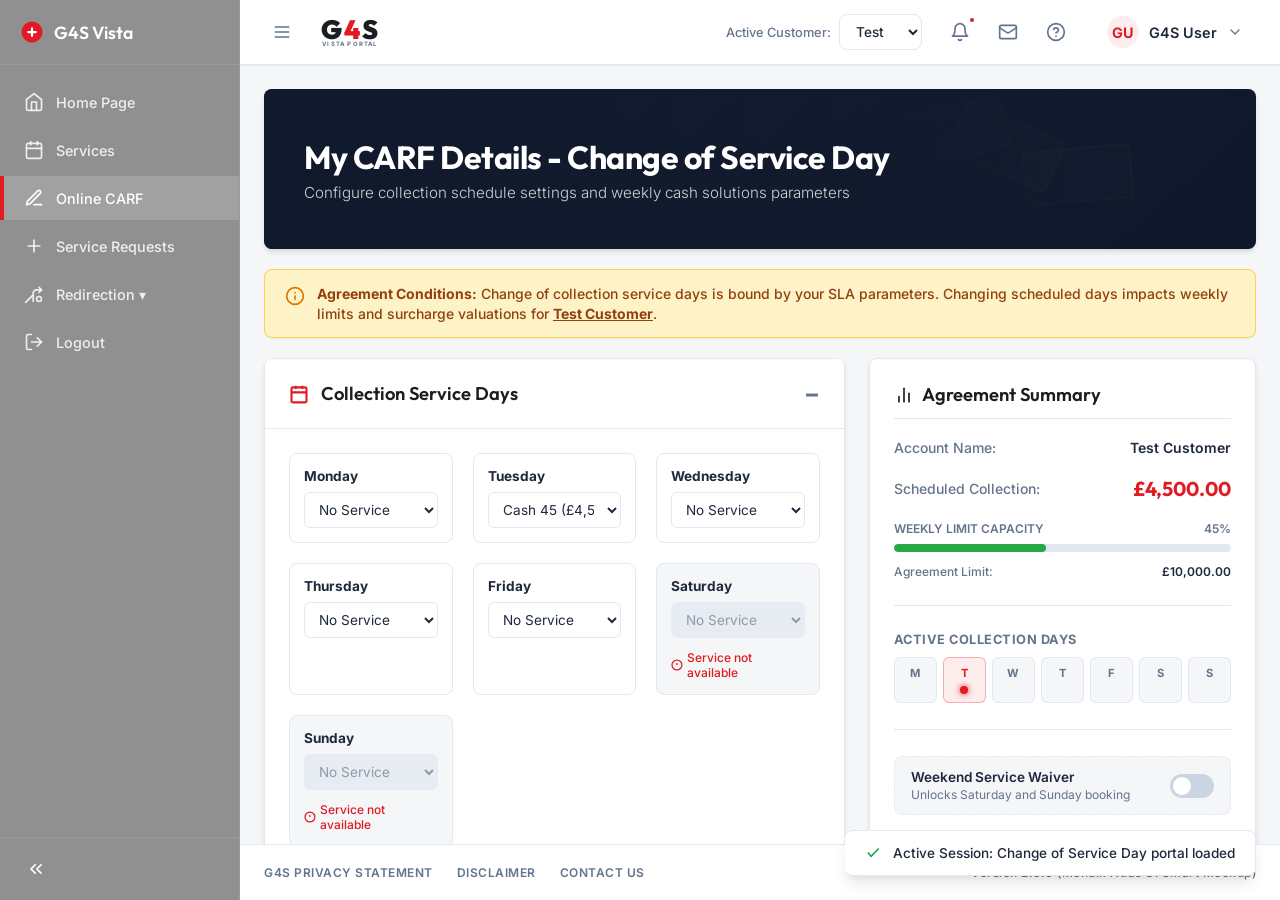
<file: index.html>
<!DOCTYPE html>
<html lang="en">
<head>
  <meta charset="UTF-8">
  <meta name="viewport" content="width=device-width, initial-scale=1.0">
  <title>G4S Vista Portal - Service Request & CARF Management</title>
  <link rel="stylesheet" href="style.css">
</head>
<body>

  <div class="app-wrapper">
    <!-- Collapsible Sidebar Menu -->
    <aside class="sidebar" id="sidebar">
      <div class="sidebar-header">
        <svg width="24" height="24" viewBox="0 0 32 32" fill="none" xmlns="http://www.w3.org/2000/svg">
          <circle cx="16" cy="16" r="14" fill="#e21a22" />
          <path d="M11 16H21M16 11V21" stroke="#ffffff" stroke-width="3" stroke-linecap="round"/>
        </svg>
        <h2>G4S Vista</h2>
      </div>
      
      <nav class="sidebar-menu">
        <div class="menu-item" title="Home Page" onclick="switchView('home')">
          <div class="menu-item-icon">
            <svg xmlns="http://www.w3.org/2000/svg" width="20" height="20" viewBox="0 0 24 24" fill="none" stroke="currentColor" stroke-width="2" stroke-linecap="round" stroke-linejoin="round"><path d="m3 9 9-7 9 7v11a2 2 0 0 1-2 2H5a2 2 0 0 1-2-2z"/><polyline points="9 22 9 12 15 12 15 22"/></svg>
          </div>
          <span class="menu-item-text">Home Page</span>
        </div>
        
        <div class="menu-item" title="Services" onclick="switchView('services')">
          <div class="menu-item-icon">
            <svg xmlns="http://www.w3.org/2000/svg" width="20" height="20" viewBox="0 0 24 24" fill="none" stroke="currentColor" stroke-width="2" stroke-linecap="round" stroke-linejoin="round"><rect width="18" height="18" x="3" y="4" rx="2" ry="2"/><line x1="16" x2="16" y1="2" y2="6"/><line x1="8" x2="8" y1="2" y2="6"/><line x1="3" x2="21" y1="10" y2="10"/></svg>
          </div>
          <span class="menu-item-text">Services</span>
        </div>
        
        <div class="menu-item active" id="nav-carf" title="Online CARF" onclick="switchView('carf')">
          <div class="menu-item-icon">
            <svg xmlns="http://www.w3.org/2000/svg" width="20" height="20" viewBox="0 0 24 24" fill="none" stroke="currentColor" stroke-width="2" stroke-linecap="round" stroke-linejoin="round"><path d="M12 20h9"/><path d="M16.5 3.5a2.12 2.12 0 0 1 3 3L7 19l-4 1 1-4Z"/></svg>
          </div>
          <span class="menu-item-text">Online CARF</span>
        </div>

        <div class="menu-item" id="nav-requests" title="Service Requests" onclick="switchView('requests')">
          <div class="menu-item-icon">
            <svg xmlns="http://www.w3.org/2000/svg" width="20" height="20" viewBox="0 0 24 24" fill="none" stroke="currentColor" stroke-width="2" stroke-linecap="round" stroke-linejoin="round"><path d="M5 12h14"/><path d="M12 5v14"/></svg>
          </div>
          <span class="menu-item-text">Service Requests</span>
        </div>
        
        <div class="menu-item" title="Redirection" id="nav-redirect" onclick="toggleRedirectSubmenu()">
          <div class="menu-item-icon">
            <svg xmlns="http://www.w3.org/2000/svg" width="20" height="20" viewBox="0 0 24 24" fill="none" stroke="currentColor" stroke-width="2" stroke-linecap="round" stroke-linejoin="round"><path d="M10 14 2 22"/><path d="m18 10 3-3-3-3"/><path d="M21 7h-6a4 4 0 0 0-4 4v10"/><circle cx="18" cy="18" r="3"/></svg>
          </div>
          <span class="menu-item-text">Redirection ▾</span>
        </div>
        
        <div class="menu-item" title="Logout" onclick="showToast('Logout simulation triggered', 'info')">
          <div class="menu-item-icon">
            <svg xmlns="http://www.w3.org/2000/svg" width="20" height="20" viewBox="0 0 24 24" fill="none" stroke="currentColor" stroke-width="2" stroke-linecap="round" stroke-linejoin="round"><path d="M9 21H5a2 2 0 0 1-2-2V5a2 2 0 0 1 2-2h4"/><polyline points="16 17 21 12 16 7"/><line x1="21" x2="9" y1="12" y2="12"/></svg>
          </div>
          <span class="menu-item-text">Logout</span>
        </div>
      </nav>
      
      <div class="sidebar-footer">
        <button class="collapse-btn" id="sidebar-collapse-btn" title="Collapse Menu">
          <svg id="collapse-icon" xmlns="http://www.w3.org/2000/svg" width="20" height="20" viewBox="0 0 24 24" fill="none" stroke="currentColor" stroke-width="2" stroke-linecap="round" stroke-linejoin="round"><polyline points="11 17 6 12 11 7"/><polyline points="18 17 13 12 18 7"/></svg>
        </button>
      </div>
    </aside>

    <!-- Main Layout Container -->
    <div class="main-layout">
      
      <!-- Top Header Bar -->
      <header class="header">
        <div class="header-left">
          <button class="menu-toggle-btn" id="menu-toggle-btn" title="Toggle Navigation">
            <svg xmlns="http://www.w3.org/2000/svg" width="20" height="20" viewBox="0 0 24 24" fill="none" stroke="currentColor" stroke-width="2" stroke-linecap="round" stroke-linejoin="round"><line x1="4" x2="20" y1="12" y2="12"/><line x1="4" x2="20" y1="6" y2="6"/><line x1="4" x2="20" y1="18" y2="18"/></svg>
          </button>
          <div class="logo-container">
            <svg viewBox="0 0 200 60" xmlns="http://www.w3.org/2000/svg">
              <text x="10" y="42" font-family="'Outfit', sans-serif" font-weight="900" font-size="44" fill="#1b1d21">G</text>
              <text x="48" y="42" font-family="'Outfit', sans-serif" font-weight="900" font-size="44" fill="#e21a22">4</text>
              <text x="78" y="42" font-family="'Outfit', sans-serif" font-weight="900" font-size="44" fill="#1b1d21">S</text>
              <text x="12" y="54" font-family="'Inter', sans-serif" font-weight="700" font-size="10" fill="#64748b" letter-spacing="2">VISTA PORTAL</text>
            </svg>
          </div>
        </div>

        <div class="header-right">
          <!-- Active Customer Dropdown selector -->
          <div class="customer-select-box">
            <label for="active-customer">Active Customer:</label>
            <select id="active-customer" class="custom-select">
              <option value="Test Customer">Test</option>
              <option value="Test Customer 2">Test2</option>
              <option value="Test Customer 3">Test3</option>
              <option value="Test Customer 4r">Test4</option>
            </select>
          </div>

          <!-- Alert, Notification, Help Buttons -->
          <div class="header-icon-group">
            <button class="header-icon-btn" title="Notifications">
              <svg xmlns="http://www.w3.org/2000/svg" width="20" height="20" viewBox="0 0 24 24" fill="none" stroke="currentColor" stroke-width="2" stroke-linecap="round" stroke-linejoin="round"><path d="M18 8A6 6 0 0 0 6 8c0 7-3 9-3 9h18s-3-2-3-9"/><path d="M13.73 21a2 2 0 0 1-3.46 0"/></svg>
              <span class="badge"></span>
            </button>
            <button class="header-icon-btn" title="Messages">
              <svg xmlns="http://www.w3.org/2000/svg" width="20" height="20" viewBox="0 0 24 24" fill="none" stroke="currentColor" stroke-width="2" stroke-linecap="round" stroke-linejoin="round"><rect width="20" height="16" x="2" y="4" rx="2"/><path d="m22 7-8.97 5.7a1.94 1.94 0 0 1-2.06 0L2 7"/></svg>
            </button>
            <button class="header-icon-btn" title="Help Reference" onclick="showHelpInfo()">
              <svg xmlns="http://www.w3.org/2000/svg" width="20" height="20" viewBox="0 0 24 24" fill="none" stroke="currentColor" stroke-width="2" stroke-linecap="round" stroke-linejoin="round"><circle cx="12" cy="12" r="10"/><path d="M9.09 9a3 3 0 0 1 5.83 1c0 2-3 3-3 3"/><line x1="12" x2="12.01" y1="17" y2="17"/></svg>
            </button>
          </div>

          <!-- User Profile & Dropdown Placeholder -->
          <div class="user-profile" id="user-profile-trigger">
            <div class="user-avatar">GU</div>
            <span>G4S User</span>
            <div class="dropdown-arrow">
              <svg xmlns="http://www.w3.org/2000/svg" width="16" height="16" viewBox="0 0 24 24" fill="none" stroke="currentColor" stroke-width="2" stroke-linecap="round" stroke-linejoin="round"><polyline points="6 9 12 15 18 9"/></svg>
            </div>
            
            <!-- Dropdown Menu Panel -->
            <div class="profile-dropdown" id="profile-dropdown">
              <div class="dropdown-header">
                <p class="name">G4S Administrator</p>
                <p class="email">admin.vista@g4s.com</p>
              </div>
              <div class="dropdown-item" onclick="switchView('profile')">
                <svg xmlns="http://www.w3.org/2000/svg" width="16" height="16" viewBox="0 0 24 24" fill="none" stroke="currentColor" stroke-width="2" stroke-linecap="round" stroke-linejoin="round"><circle cx="12" cy="12" r="3"/><path d="M19.4 15a1.65 1.65 0 0 0 .33 1.82l.06.06a2 2 0 1 1-2.83 2.83l-.06-.06a1.65 1.65 0 0 0-1.82-.33 1.65 1.65 0 0 0-1 1.51V21a2 2 0 0 1-4 0v-.09A1.65 1.65 0 0 0 9 19.4a1.65 1.65 0 0 0-1.82.33l-.06.06a2 2 0 1 1-2.83-2.83l.06-.06a1.65 1.65 0 0 0 .33-1.82 1.65 1.65 0 0 0-1.51-1H3a2 2 0 0 1 0-4h.09A1.65 1.65 0 0 0 4.6 9a1.65 1.65 0 0 0-.33-1.82l-.06-.06a2 2 0 1 1 2.83-2.83l.06.06a1.65 1.65 0 0 0 1.82.33H9a1.65 1.65 0 0 0 1-1.51V3a2 2 0 0 1 4 0v.09a1.65 1.65 0 0 0 1 1.51 1.65 1.65 0 0 0 1.82-.33l.06-.06a2 2 0 1 1 2.83 2.83l-.06.06a1.65 1.65 0 0 0-.33 1.82V9a1.65 1.65 0 0 0 1.51 1H21a2 2 0 0 1 0 4h-.09a1.65 1.65 0 0 0-1.51 1z"/></svg>
                Account Settings
              </div>
              <div class="dropdown-item" onclick="showToast('Security checks verified', 'success')">
                <svg xmlns="http://www.w3.org/2000/svg" width="16" height="16" viewBox="0 0 24 24" fill="none" stroke="currentColor" stroke-width="2" stroke-linecap="round" stroke-linejoin="round"><path d="M12 22s8-4 8-10V5l-8-3-8 3v7c0 6 8 10 8 10z"/></svg>
                Security Center
              </div>
              <div class="dropdown-divider"></div>
              <div class="dropdown-item" onclick="showToast('Log out simulation triggered', 'info')">
                <svg xmlns="http://www.w3.org/2000/svg" width="16" height="16" viewBox="0 0 24 24" fill="none" stroke="currentColor" stroke-width="2" stroke-linecap="round" stroke-linejoin="round"><path d="M9 21H5a2 2 0 0 1-2-2V5a2 2 0 0 1 2-2h4"/><polyline points="16 17 21 12 16 7"/><line x1="21" x2="9" y1="12" y2="12"/></svg>
                Sign Out
              </div>
            </div>
          </div>
        </div>
      </header>

      <!-- Scroll Container Area -->
      <main class="content-area">
        
        <!-- ================== VIEW 1: ONLINE CARF VIEW (DEFAULT) ================== -->
        <div id="view-carf" class="portal-view active-view">
          
          <!-- Banner displaying active customer context -->
          <section class="banner">
            <div class="banner-bg"></div>
            <!-- Interactive cash background decoration -->
            <svg class="banner-cash-img" viewBox="0 0 300 150" fill="none" xmlns="http://www.w3.org/2000/svg">
              <rect x="20" y="30" width="100" height="50" rx="4" fill="rgba(255,255,255,0.08)" transform="rotate(-15 20 30)" stroke="rgba(255,255,255,0.15)" stroke-width="2"/>
              <circle cx="70" cy="55" r="12" fill="rgba(255,255,255,0.05)"/>
              <rect x="90" y="10" width="100" height="50" rx="4" fill="rgba(255,255,255,0.08)" transform="rotate(25 90 10)" stroke="rgba(255,255,255,0.15)" stroke-width="2"/>
              <rect x="140" y="60" width="100" height="50" rx="4" fill="rgba(255,255,255,0.08)" transform="rotate(-5 140 60)" stroke="rgba(255,255,255,0.15)" stroke-width="2"/>
            </svg>
            <div class="banner-overlay"></div>
            <div class="banner-content">
              <h1 class="banner-title">My CARF Details - Change of Service Day</h1>
              <p class="banner-subtitle">Configure collection schedule settings and weekly cash solutions parameters</p>
            </div>
          </section>

          <!-- Info alert warning box (simulates customer notice) -->
          <section class="info-alert" id="carf-notice-banner">
            <div class="info-alert-icon">
              <svg xmlns="http://www.w3.org/2000/svg" width="20" height="20" viewBox="0 0 24 24" fill="none" stroke="currentColor" stroke-width="2" stroke-linecap="round" stroke-linejoin="round"><circle cx="12" cy="12" r="10"/><line x1="12" x2="12" y1="16" y2="12"/><line x1="12" x2="12.01" y1="8" y2="8"/></svg>
            </div>
            <div class="info-alert-content">
              <strong>Agreement Conditions:</strong> Change of collection service days is bound by your SLA parameters. Changing scheduled days impacts weekly limits and surcharge valuations for <span id="carf-banner-customer" style="text-decoration: underline; font-weight: 700;">Test Customer</span>.
            </div>
          </section>

          <!-- 2 Column Master Split grid -->
          <div class="split-layout-grid">
            
            <!-- Left Side: Collapsible collection service card -->
            <div class="collapsible-card" id="collection-days-card">
              <div class="card-accordion-header" onclick="toggleAccordion('collection-days-card')">
                <div class="accordion-title-block">
                  <svg xmlns="http://www.w3.org/2000/svg" width="20" height="20" viewBox="0 0 24 24" fill="none" stroke="var(--g4s-red)" stroke-width="2.5"><rect width="18" height="18" x="3" y="4" rx="2" ry="2"/><line x1="16" x2="16" y1="2" y2="6"/><line x1="8" x2="8" y1="2" y2="6"/><line x1="3" x2="21" y1="10" y2="10"/></svg>
                  <h3>Collection Service Days</h3>
                </div>
                <div class="accordion-toggle-icon">−</div>
              </div>
              
              <div class="accordion-body-wrapper">
                <div class="accordion-card-content">
                  <div class="weekday-grid">
                    
                    <!-- Monday -->
                    <div class="day-input-card" id="card-monday">
                      <span class="day-label">Monday</span>
                      <select class="service-select" id="select-monday" onchange="recalculateCARF()">
                        <option value="0">No Service</option>
                        <option value="1000">Cash 10 (£1,000)</option>
                        <option value="2000">Cash 20 (£2,000)</option>
                        <option value="4500">Cash 45 (£4,500)</option>
                        <option value="10000">Cash 100 (£10,000)</option>
                      </select>
                    </div>

                    <!-- Tuesday -->
                    <div class="day-input-card" id="card-tuesday">
                      <span class="day-label">Tuesday</span>
                      <select class="service-select" id="select-tuesday" onchange="recalculateCARF()">
                        <option value="0">No Service</option>
                        <option value="1000">Cash 10 (£1,000)</option>
                        <option value="2000">Cash 20 (£2,000)</option>
                        <option value="4500" selected>Cash 45 (£4,500)</option>
                        <option value="10000">Cash 100 (£10,000)</option>
                      </select>
                    </div>

                    <!-- Wednesday -->
                    <div class="day-input-card" id="card-wednesday">
                      <span class="day-label">Wednesday</span>
                      <select class="service-select" id="select-wednesday" onchange="recalculateCARF()">
                        <option value="0">No Service</option>
                        <option value="1000">Cash 10 (£1,000)</option>
                        <option value="2000">Cash 20 (£2,000)</option>
                        <option value="4500">Cash 45 (£4,500)</option>
                        <option value="10000">Cash 100 (£10,000)</option>
                      </select>
                    </div>

                    <!-- Thursday -->
                    <div class="day-input-card" id="card-thursday">
                      <span class="day-label">Thursday</span>
                      <select class="service-select" id="select-thursday" onchange="recalculateCARF()">
                        <option value="0">No Service</option>
                        <option value="1000">Cash 10 (£1,000)</option>
                        <option value="2000">Cash 20 (£2,000)</option>
                        <option value="4500">Cash 45 (£4,500)</option>
                        <option value="10000">Cash 100 (£10,000)</option>
                      </select>
                    </div>

                    <!-- Friday -->
                    <div class="day-input-card" id="card-friday">
                      <span class="day-label">Friday</span>
                      <select class="service-select" id="select-friday" onchange="recalculateCARF()">
                        <option value="0">No Service</option>
                        <option value="1000">Cash 10 (£1,000)</option>
                        <option value="2000">Cash 20 (£2,000)</option>
                        <option value="4500">Cash 45 (£4,500)</option>
                        <option value="10000">Cash 100 (£10,000)</option>
                      </select>
                    </div>

                    <!-- Saturday -->
                    <div class="day-input-card disabled" id="card-saturday">
                      <span class="day-label">Saturday</span>
                      <select class="service-select" id="select-saturday" onchange="recalculateCARF()" disabled>
                        <option value="0" selected>No Service</option>
                        <option value="1000">Cash 10 (£1,000)</option>
                        <option value="2000">Cash 20 (£2,000)</option>
                        <option value="4500">Cash 45 (£4,500)</option>
                        <option value="10000">Cash 100 (£10,000)</option>
                      </select>
                      <div class="service-warning-label" id="warning-saturday">
                        <svg xmlns="http://www.w3.org/2000/svg" width="12" height="12" viewBox="0 0 24 24" fill="none" stroke="currentColor" stroke-width="2.5"><circle cx="12" cy="12" r="10"/><line x1="12" x2="12" y1="8" y2="12"/><line x1="12" x2="12.01" y1="16" y2="16"/></svg>
                        Service not available
                      </div>
                    </div>

                    <!-- Sunday -->
                    <div class="day-input-card disabled" id="card-sunday">
                      <span class="day-label">Sunday</span>
                      <select class="service-select" id="select-sunday" onchange="recalculateCARF()" disabled>
                        <option value="0" selected>No Service</option>
                        <option value="1000">Cash 10 (£1,000)</option>
                        <option value="2000">Cash 20 (£2,000)</option>
                        <option value="4500">Cash 45 (£4,500)</option>
                        <option value="10000">Cash 100 (£10,000)</option>
                      </select>
                      <div class="service-warning-label" id="warning-sunday">
                        <svg xmlns="http://www.w3.org/2000/svg" width="12" height="12" viewBox="0 0 24 24" fill="none" stroke="currentColor" stroke-width="2.5"><circle cx="12" cy="12" r="10"/><line x1="12" x2="12" y1="8" y2="12"/><line x1="12" x2="12.01" y1="16" y2="16"/></svg>
                        Service not available
                      </div>
                    </div>

                  </div>
                </div>
                
                <div class="accordion-card-footer">
                  <button type="button" class="btn btn-secondary" onclick="resetCARFForm()">Reset Schedule</button>
                  <button type="button" class="btn btn-primary" onclick="submitCARFSchedule()">Save Changes</button>
                </div>
              </div>
            </div>
            
            <!-- Right Side: Live Analytics Panel -->
            <div class="analytics-panel-card">
              <h2 class="panel-title">
                <svg xmlns="http://www.w3.org/2000/svg" width="20" height="20" viewBox="0 0 24 24" fill="none" stroke="currentColor" stroke-width="2" stroke-linecap="round" stroke-linejoin="round"><line x1="18" x2="18" y1="20" y2="10"/><line x1="12" x2="12" y1="20" y2="4"/><line x1="6" x2="6" y1="20" y2="14"/></svg>
                Agreement Summary
              </h2>

              <!-- Active Customer Parameter -->
              <div class="analytics-metric-row">
                <span class="metric-label">Account Name:</span>
                <span class="metric-val" id="analytics-customer">Test Customer</span>
              </div>

              <!-- Scheduled Value Parameter -->
              <div class="analytics-metric-row">
                <span class="metric-label">Scheduled Collection:</span>
                <span class="metric-val large" id="analytics-scheduled-val">£4,500.00</span>
              </div>

              <!-- Agreement limit progress gauge -->
              <div class="capacity-gauge-container">
                <div class="gauge-header">
                  <span>Weekly Limit Capacity</span>
                  <span id="gauge-capacity-percent">45%</span>
                </div>
                <div class="gauge-bar">
                  <div class="gauge-fill" id="gauge-fill" style="width: 45%;"></div>
                </div>
                <div class="analytics-metric-row" style="margin-top: 4px; font-size: 0.75rem;">
                  <span class="metric-label">Agreement Limit:</span>
                  <span class="metric-val" id="analytics-limit-val">£10,000.00</span>
                </div>
              </div>

              <div class="dropdown-divider"></div>

              <!-- Live Calendar Timeline -->
              <div class="timeline-calendar-wrapper">
                <span class="timeline-title">Active Collection Days</span>
                <div class="timeline-grid">
                  <div class="timeline-day-col" id="timeline-mon"><span class="timeline-day-name">M</span><div class="timeline-day-dot"></div></div>
                  <div class="timeline-day-col active" id="timeline-tue"><span class="timeline-day-name">T</span><div class="timeline-day-dot"></div></div>
                  <div class="timeline-day-col" id="timeline-wed"><span class="timeline-day-name">W</span><div class="timeline-day-dot"></div></div>
                  <div class="timeline-day-col" id="timeline-thu"><span class="timeline-day-name">T</span><div class="timeline-day-dot"></div></div>
                  <div class="timeline-day-col" id="timeline-fri"><span class="timeline-day-name">F</span><div class="timeline-day-dot"></div></div>
                  <div class="timeline-day-col" id="timeline-sat"><span class="timeline-day-name">S</span><div class="timeline-day-dot"></div></div>
                  <div class="timeline-day-col" id="timeline-sun"><span class="timeline-day-name">S</span><div class="timeline-day-dot"></div></div>
                </div>
              </div>

              <div class="dropdown-divider"></div>

              <!-- Custom Weekend Waiver Switch -->
              <div class="toggle-field-container">
                <div class="toggle-info">
                  <span class="toggle-title">Weekend Service Waiver</span>
                  <span class="toggle-desc">Unlocks Saturday and Sunday booking</span>
                </div>
                <label class="switch">
                  <input type="checkbox" id="weekend-waiver-toggle" onchange="toggleWeekendWaiver()">
                  <span class="slider"></span>
                </label>
              </div>

              <!-- Est Service Charge -->
              <div class="analytics-metric-row" style="margin-top: 5px;">
                <span class="metric-label">Est. Weekly Service Fee:</span>
                <span class="metric-val" id="analytics-fee">£145.00</span>
              </div>
            </div>

          </div>
        </div>

        <!-- ================== VIEW 2: SERVICE REQUESTS VIEW ================== -->
        <div id="view-requests" class="portal-view">
          
          <!-- Banner for requests view -->
          <section class="banner">
            <div class="banner-bg"></div>
            <div class="banner-overlay"></div>
            <div class="banner-content">
              <h1 class="banner-title">Service Requests</h1>
              <p class="banner-subtitle">Submit requests for custom services, maintenance, or logistics support</p>
            </div>
          </section>

          <!-- Centered Card container for form -->
          <section class="viewport-card-container">
            <div class="form-card">
              
              <div class="form-card-header">
                <h1>Submit Service Request</h1>
                <p>Please populate the form details below to request technical or logistics service assistance.</p>
              </div>
              
              <!-- Input Fields Container -->
              <form id="service-request-form" onsubmit="handleFormSubmit(event)">
                <div class="form-card-body">
                  <div class="form-grid">
                    
                    <!-- Row 1: First Name & Last Name (2 columns) -->
                    <div class="field-group" id="group-first-name">
                      <label for="first-name">First Name <span class="required">*</span></label>
                      <input 
                        type="text" 
                        id="first-name" 
                        class="form-control-input" 
                        placeholder="e.g., Anthony" 
                      >
                      <div class="error-message" style="display: none;">First Name is required.</div>
                    </div>

                    <div class="field-group" id="group-last-name">
                      <label for="last-name">Last Name <span class="required">*</span></label>
                      <input 
                        type="text" 
                        id="last-name" 
                        class="form-control-input" 
                        placeholder="e.g., McGuane" 
                      >
                      <div class="error-message" style="display: none;">Last Name is required.</div>
                    </div>

                    <!-- Row 2: Department Dropdown (Full width/span 2) -->
                    <div class="field-group full-width" id="group-department">
                      <label for="department">Department <span class="required">*</span></label>
                      <select id="department" class="form-control-select">
                        <option value="" disabled selected>Select department...</option>
                        <option value="Cash Solutions">Cash Operations & Logistics</option>
                        <option value="Secure Monitoring">Control Room & Monitoring</option>
                        <option value="Technical Support">Technical Integrations & Support</option>
                        <option value="Finance & Accounting">Finance & Customer Accounting</option>
                        <option value="Retail Security">Retail Security Operations</option>
                      </select>
                      <div class="error-message" style="display: none;">Please select a department.</div>
                    </div>

                    <!-- Row 3: Reason for Request Textarea (Full width/span 2) -->
                    <div class="field-group full-width" id="group-reason">
                      <label for="reason">Reason for Request <span class="required">*</span></label>
                      <textarea 
                        id="reason" 
                        class="form-control-textarea" 
                        placeholder="Provide a detailed description of your request, including relevant ticket numbers or order references if applicable..."
                      ></textarea>
                      <div class="error-message" style="display: none;">Please enter a reason for your request.</div>
                    </div>

                  </div>
                </div>

                <!-- Action Button Wrapper -->
                <div class="form-card-footer">
                  <button type="button" class="btn btn-secondary" onclick="resetForm()">Cancel</button>
                  <button type="submit" class="btn btn-primary">
                    <svg xmlns="http://www.w3.org/2000/svg" width="16" height="16" viewBox="0 0 24 24" fill="none" stroke="currentColor" stroke-width="2" stroke-linecap="round" stroke-linejoin="round"><line x1="22" x2="11" y1="2" y2="13"/><polygon points="22 2 15 22 11 13 2 9 22 2"/></svg>
                    Submit Request
                  </button>
                </div>
              </form>

            </div>
          </section>
        </div>

      </main>

      <!-- Footer Links -->
      <footer class="footer">
        <span>G4S PRIVACY STATEMENT</span>
        <a href="#disclaimer">DISCLAIMER</a>
        <a href="#contact">CONTACT US</a>
        <span style="margin-left: auto; font-weight: 500;">Version 2.5.0 (Mendix Atlas UI Smart Mockup)</span>
      </footer>
    </div>
  </div>

  <!-- Success Modal Overlay -->
  <div class="modal-overlay" id="success-modal-overlay">
    <div class="success-modal">
      <div class="success-icon-wrapper">✓</div>
      <h3>Request Submitted</h3>
      <p>Your service request has been successfully created and sent to the selected department.</p>
      
      <!-- Summary details container -->
      <div class="summary-container">
        <div class="summary-row">
          <span class="summary-label">Customer:</span>
          <span class="summary-val" id="summary-customer">—</span>
        </div>
        <div class="summary-row">
          <span class="summary-label">Requested By:</span>
          <span class="summary-val" id="summary-requester">—</span>
        </div>
        <div class="summary-row">
          <span class="summary-label">Department:</span>
          <span class="summary-val" id="summary-department">—</span>
        </div>
        <div class="summary-row">
          <span class="summary-label">Reason:</span>
          <span class="summary-val" id="summary-reason">—</span>
        </div>
      </div>

      <button class="btn btn-primary" style="width: 100%;" onclick="closeSuccessModal()">OK, Got it</button>
    </div>
  </div>

  <!-- CARF Schedule Saved Success Modal Overlay -->
  <div class="modal-overlay" id="carf-modal-overlay">
    <div class="success-modal">
      <div class="success-icon-wrapper">✓</div>
      <h3>Collection Schedule Saved</h3>
      <p>The weekly collection service days schedule has been successfully stored to the Customer Agreement Record Form.</p>
      
      <!-- Summary details container -->
      <div class="summary-container">
        <div class="summary-row">
          <span class="summary-label">Active Customer:</span>
          <span class="summary-val" id="carf-summary-customer">—</span>
        </div>
        <div class="summary-row">
          <span class="summary-label">Total Cash Scheduled:</span>
          <span class="summary-val" id="carf-summary-val">—</span>
        </div>
        <div class="summary-row">
          <span class="summary-label">Collection Days:</span>
          <span class="summary-val" id="carf-summary-days">—</span>
        </div>
        <div class="summary-row">
          <span class="summary-label">Est. Weekly Fee:</span>
          <span class="summary-val" id="carf-summary-fee">—</span>
        </div>
      </div>

      <button class="btn btn-primary" style="width: 100%;" onclick="closeCARFModal()">Confirm Schedule</button>
    </div>
  </div>

  <!-- Toast Notification Container -->
  <div class="toast-container" id="toast-container"></div>

  <script src="app.js"></script>
</body>
</html>
</file>
<file: style.css>
@import url('https://fonts.googleapis.com/css2?family=Outfit:wght@300;400;500;600;700&family=Inter:wght@300;400;500;600;700&display=swap');

:root {
  --g4s-red: #e21a22;
  --g4s-red-hover: #be1218;
  --g4s-red-light: rgba(226, 26, 34, 0.08);
  --g4s-dark: #1b1d21;
  --g4s-dark-secondary: #2b2e35;
  --g4s-gray-bg: #f5f6f8;
  --g4s-card-bg: #ffffff;
  --g4s-border: #e2e8f0;
  --g4s-text-primary: #1e293b;
  --g4s-text-secondary: #64748b;
  --g4s-sidebar-bg: #909090;
  --g4s-sidebar-active: rgba(255, 255, 255, 0.15);
  --sidebar-width: 240px;
  --sidebar-collapsed-width: 70px;
  --header-height: 65px;
  --radius: 8px;
  --shadow-sm: 0 1px 2px 0 rgba(0, 0, 0, 0.05);
  --shadow-md: 0 4px 6px -1px rgba(0, 0, 0, 0.1), 0 2px 4px -1px rgba(0, 0, 0, 0.06);
  --shadow-lg: 0 10px 15px -3px rgba(0, 0, 0, 0.1), 0 4px 6px -2px rgba(0, 0, 0, 0.05);
  --transition: all 0.2s cubic-bezier(0.4, 0, 0.2, 1);
  --g4s-success: #28a745;
  --g4s-warning: #d97706;
}

* {
  box-sizing: border-box;
  margin: 0;
  padding: 0;
}

body {
  font-family: 'Inter', sans-serif;
  background-color: var(--g4s-gray-bg);
  color: var(--g4s-text-primary);
  min-height: 100vh;
  display: flex;
  overflow: hidden;
}

/* Global Layout Framework */
.app-wrapper {
  display: flex;
  width: 100vw;
  height: 100vh;
  position: relative;
}

/* Collapsible Sidebar Menu */
.sidebar {
  width: var(--sidebar-width);
  height: 100%;
  background-color: var(--g4s-sidebar-bg);
  color: #ffffff;
  display: flex;
  flex-direction: column;
  flex-shrink: 0;
  transition: var(--transition);
  z-index: 100;
  border-right: 1px solid rgba(255, 255, 255, 0.1);
  position: relative;
}

.sidebar.collapsed {
  width: var(--sidebar-collapsed-width);
}

.sidebar-header {
  height: var(--header-height);
  display: flex;
  align-items: center;
  padding: 0 20px;
  border-bottom: 1px solid rgba(255, 255, 255, 0.1);
  overflow: hidden;
}

.sidebar-header h2 {
  font-family: 'Outfit', sans-serif;
  font-size: 1.1rem;
  font-weight: 600;
  white-space: nowrap;
  opacity: 1;
  transition: var(--transition);
  margin-left: 10px;
}

.sidebar.collapsed .sidebar-header h2 {
  opacity: 0;
  width: 0;
  margin: 0;
  overflow: hidden;
}

.sidebar-menu {
  flex-grow: 1;
  padding: 15px 0;
  overflow-y: auto;
  display: flex;
  flex-direction: column;
  gap: 4px;
}

/* Custom Scrollbar for Sidebar */
.sidebar-menu::-webkit-scrollbar {
  width: 4px;
}
.sidebar-menu::-webkit-scrollbar-thumb {
  background-color: rgba(255, 255, 255, 0.2);
  border-radius: 4px;
}

.menu-item {
  display: flex;
  align-items: center;
  padding: 12px 20px;
  color: rgba(255, 255, 255, 0.85);
  text-decoration: none;
  font-size: 0.9rem;
  font-weight: 500;
  transition: var(--transition);
  border-left: 4px solid transparent;
  cursor: pointer;
  white-space: nowrap;
}

.menu-item:hover {
  background-color: var(--g4s-sidebar-active);
  color: #ffffff;
}

.menu-item.active {
  background-color: var(--g4s-sidebar-active);
  color: #ffffff;
  border-left-color: var(--g4s-red);
}

.menu-item-icon {
  width: 20px;
  height: 20px;
  display: flex;
  align-items: center;
  justify-content: center;
  margin-right: 12px;
  flex-shrink: 0;
}

.menu-item-text {
  opacity: 1;
  transition: var(--transition);
}

.sidebar.collapsed .menu-item-text {
  opacity: 0;
  width: 0;
  overflow: hidden;
  margin: 0;
}

.sidebar.collapsed .menu-item {
  padding: 12px 0;
  justify-content: center;
  border-left: none;
}

.sidebar.collapsed .menu-item-icon {
  margin-right: 0;
}

.sidebar-footer {
  padding: 15px 20px;
  border-top: 1px solid rgba(255, 255, 255, 0.1);
  display: flex;
  align-items: center;
  justify-content: space-between;
}

.sidebar.collapsed .sidebar-footer {
  justify-content: center;
  padding: 15px 0;
}

.collapse-btn {
  background: none;
  border: none;
  color: #ffffff;
  cursor: pointer;
  display: flex;
  align-items: center;
  justify-content: center;
  width: 32px;
  height: 32px;
  border-radius: 50%;
  transition: var(--transition);
}

.collapse-btn:hover {
  background-color: rgba(255, 255, 255, 0.1);
}

/* Main Layout Area */
.main-layout {
  flex-grow: 1;
  display: flex;
  flex-direction: column;
  height: 100%;
  overflow: hidden;
  position: relative;
}

/* Top Header Bar */
.header {
  height: var(--header-height);
  background-color: #ffffff;
  border-bottom: 1px solid var(--g4s-border);
  display: flex;
  align-items: center;
  justify-content: space-between;
  padding: 0 24px;
  flex-shrink: 0;
  box-shadow: var(--shadow-sm);
  z-index: 95;
}

.header-left {
  display: flex;
  align-items: center;
  gap: 15px;
}

.menu-toggle-btn {
  background: none;
  border: none;
  color: var(--g4s-text-secondary);
  cursor: pointer;
  padding: 8px;
  border-radius: var(--radius);
  display: flex;
  align-items: center;
  justify-content: center;
  transition: var(--transition);
}

.menu-toggle-btn:hover {
  background-color: var(--g4s-gray-bg);
  color: var(--g4s-text-primary);
}

.logo-container {
  display: flex;
  align-items: center;
}

.logo-container svg {
  height: 36px;
  width: auto;
}

.header-right {
  display: flex;
  align-items: center;
  gap: 20px;
}

/* Active Customer Select Dropdown styling */
.customer-select-box {
  display: flex;
  align-items: center;
  gap: 8px;
}

.customer-select-box label {
  font-size: 0.8rem;
  font-weight: 500;
  color: var(--g4s-text-secondary);
}

.custom-select {
  padding: 8px 12px;
  border-radius: var(--radius);
  border: 1px solid var(--g4s-border);
  font-family: inherit;
  font-size: 0.85rem;
  background-color: #ffffff;
  color: var(--g4s-text-primary);
  font-weight: 500;
  outline: none;
  cursor: pointer;
  transition: var(--transition);
}

.custom-select:focus {
  border-color: var(--g4s-red);
  box-shadow: 0 0 0 3px rgba(226, 26, 34, 0.15);
}

/* Icons */
.header-icon-group {
  display: flex;
  align-items: center;
  gap: 12px;
}

.header-icon-btn {
  background: none;
  border: none;
  color: var(--g4s-text-secondary);
  cursor: pointer;
  padding: 8px;
  border-radius: 50%;
  display: flex;
  align-items: center;
  justify-content: center;
  position: relative;
  transition: var(--transition);
}

.header-icon-btn:hover {
  background-color: var(--g4s-gray-bg);
  color: var(--g4s-red);
}

.header-icon-btn .badge {
  position: absolute;
  top: 2px;
  right: 2px;
  width: 8px;
  height: 8px;
  background-color: var(--g4s-red);
  border-radius: 50%;
  border: 2px solid #ffffff;
}

/* User Profile with Dropdown Layout Placeholder */
.user-profile {
  display: flex;
  align-items: center;
  gap: 10px;
  padding: 6px 12px;
  border-radius: 50px;
  cursor: pointer;
  position: relative;
  transition: var(--transition);
  border: 1px solid transparent;
}

.user-profile:hover {
  background-color: var(--g4s-gray-bg);
  border-color: var(--g4s-border);
}

.user-profile span {
  font-size: 0.9rem;
  font-weight: 600;
  color: var(--g4s-text-primary);
}

.user-avatar {
  width: 32px;
  height: 32px;
  border-radius: 50%;
  background-color: var(--g4s-red-light);
  color: var(--g4s-red);
  display: flex;
  align-items: center;
  justify-content: center;
  font-weight: 700;
  font-size: 0.9rem;
}

.dropdown-arrow {
  color: var(--g4s-text-secondary);
  display: flex;
  align-items: center;
}

/* User Dropdown Panel Styling */
.profile-dropdown {
  position: absolute;
  top: calc(100% + 8px);
  right: 0;
  width: 220px;
  background-color: #ffffff;
  border: 1px solid var(--g4s-border);
  border-radius: var(--radius);
  box-shadow: var(--shadow-lg);
  display: none;
  flex-direction: column;
  padding: 8px 0;
  z-index: 110;
  animation: slideDown 0.2s ease-out;
}

.profile-dropdown.show {
  display: flex;
}

.dropdown-header {
  padding: 12px 16px;
  border-bottom: 1px solid var(--g4s-border);
  margin-bottom: 4px;
}

.dropdown-header p.name {
  font-weight: 600;
  font-size: 0.9rem;
  color: var(--g4s-text-primary);
}

.dropdown-header p.email {
  font-size: 0.75rem;
  color: var(--g4s-text-secondary);
}

.dropdown-item {
  padding: 10px 16px;
  font-size: 0.85rem;
  color: var(--g4s-text-primary);
  display: flex;
  align-items: center;
  gap: 10px;
  cursor: pointer;
  transition: var(--transition);
}

.dropdown-item:hover {
  background-color: var(--g4s-gray-bg);
  color: var(--g4s-red);
}

.dropdown-divider {
  height: 1px;
  background-color: var(--g4s-border);
  margin: 6px 0;
}

/* Content Area & Scroll Container */
.content-area {
  flex-grow: 1;
  padding: 24px;
  overflow-y: auto;
  display: flex;
  flex-direction: column;
  gap: 20px;
}

/* Dynamic Views Visibility */
.portal-view {
  display: none;
  animation: fadeIn 0.4s ease-out;
  flex-direction: column;
  gap: 20px;
}

.portal-view.active-view {
  display: flex;
}

/* Banner Styling */
.banner {
  height: 160px;
  border-radius: var(--radius);
  position: relative;
  overflow: hidden;
  box-shadow: var(--shadow-md);
  display: flex;
  align-items: center;
  padding: 0 40px;
  flex-shrink: 0;
}

.banner-bg {
  position: absolute;
  top: 0;
  left: 0;
  width: 100%;
  height: 100%;
  object-fit: cover;
  background: linear-gradient(135deg, #1e293b 0%, #0f172a 100%);
  z-index: 1;
}

.banner-cash-img {
  position: absolute;
  right: 0;
  top: 0;
  height: 100%;
  width: 45%;
  object-fit: cover;
  opacity: 0.35;
  mask-image: linear-gradient(to left, rgba(0,0,0,1) 0%, rgba(0,0,0,0) 100%);
  -webkit-mask-image: linear-gradient(to left, rgba(0,0,0,1) 0%, rgba(0,0,0,0) 100%);
  z-index: 2;
}

.banner-overlay {
  position: absolute;
  top: 0;
  left: 0;
  width: 100%;
  height: 100%;
  background: linear-gradient(90deg, rgba(15, 23, 42, 0.9) 0%, rgba(15, 23, 42, 0.4) 100%);
  z-index: 3;
}

.banner-content {
  position: relative;
  z-index: 4;
  color: #ffffff;
}

.banner-title {
  font-family: 'Outfit', sans-serif;
  font-size: 2rem;
  font-weight: 700;
  letter-spacing: -0.5px;
  margin-bottom: 6px;
}

.banner-subtitle {
  font-size: 0.95rem;
  color: rgba(255, 255, 255, 0.8);
  font-weight: 300;
}

/* Alert Banner Section */
.info-alert {
  background-color: #fef3c7;
  border: 1px solid #fcd34d;
  border-radius: var(--radius);
  padding: 14px 20px;
  display: flex;
  align-items: flex-start;
  gap: 12px;
  box-shadow: var(--shadow-sm);
  animation: fadeIn 0.4s ease-out;
}

.info-alert-icon {
  color: #d97706;
  flex-shrink: 0;
  margin-top: 2px;
}

.info-alert-content {
  color: #92400e;
  font-size: 0.875rem;
  font-weight: 500;
  line-height: 1.4;
}

/* Layout Split: 2 Columns for Forms & Live Analytics */
.split-layout-grid {
  display: grid;
  grid-template-columns: 1.8fr 1.2fr;
  gap: 24px;
  align-items: start;
}

@media (max-width: 1024px) {
  .split-layout-grid {
    grid-template-columns: 1fr;
  }
}

/* Collapsible Form Accordion Panel Card */
.collapsible-card {
  background-color: var(--g4s-card-bg);
  border-radius: var(--radius);
  box-shadow: var(--shadow-md);
  border: 1px solid var(--g4s-border);
  overflow: hidden;
  display: flex;
  flex-direction: column;
}

.card-accordion-header {
  padding: 20px 24px;
  border-bottom: 1px solid var(--g4s-border);
  display: flex;
  justify-content: space-between;
  align-items: center;
  cursor: pointer;
  background-color: #ffffff;
  user-select: none;
  transition: var(--transition);
}

.card-accordion-header:hover {
  background-color: var(--g4s-gray-bg);
}

.accordion-title-block {
  display: flex;
  align-items: center;
  gap: 12px;
}

.accordion-title-block h3 {
  font-family: 'Outfit', sans-serif;
  font-size: 1.15rem;
  font-weight: 600;
  color: var(--g4s-dark);
}

.accordion-toggle-icon {
  color: var(--g4s-text-secondary);
  display: flex;
  align-items: center;
  transition: var(--transition);
  font-size: 1.5rem;
  font-weight: 700;
}

/* Accordion body expand/collapse */
.accordion-body-wrapper {
  max-height: 2000px;
  overflow: hidden;
  transition: max-height 0.3s cubic-bezier(0, 1, 0, 1);
}

.collapsible-card.collapsed .accordion-body-wrapper {
  max-height: 0;
}

.collapsible-card.collapsed .accordion-toggle-icon {
  transform: rotate(180deg);
}

.accordion-card-content {
  padding: 24px;
}

/* Collection Day Grid Items */
.weekday-grid {
  display: grid;
  grid-template-columns: repeat(3, 1fr);
  gap: 20px;
}

@media (max-width: 768px) {
  .weekday-grid {
    grid-template-columns: repeat(2, 1fr);
  }
}

@media (max-width: 480px) {
  .weekday-grid {
    grid-template-columns: 1fr;
  }
}

.day-input-card {
  background-color: #ffffff;
  border: 1px solid var(--g4s-border);
  border-radius: var(--radius);
  padding: 14px;
  display: flex;
  flex-direction: column;
  gap: 8px;
  transition: var(--transition);
}

.day-input-card:hover {
  border-color: #cbd5e1;
  box-shadow: var(--shadow-sm);
}

.day-input-card.disabled {
  background-color: var(--g4s-gray-bg);
  border-color: var(--g4s-border);
}

.day-label {
  font-size: 0.85rem;
  font-weight: 700;
  color: var(--g4s-text-primary);
  text-transform: capitalize;
}

.service-select {
  padding: 8px 10px;
  font-family: inherit;
  font-size: 0.85rem;
  border: 1px solid var(--g4s-border);
  border-radius: 6px;
  background-color: #ffffff;
  color: var(--g4s-text-primary);
  outline: none;
  cursor: pointer;
  width: 100%;
}

.service-select:focus {
  border-color: var(--g4s-red);
}

.service-select:disabled {
  background-color: #e2e8f0;
  color: var(--g4s-text-secondary);
  cursor: not-allowed;
}

.service-warning-label {
  font-size: 0.75rem;
  font-weight: 500;
  color: var(--g4s-red);
  margin-top: 4px;
  display: flex;
  align-items: center;
  gap: 4px;
}

/* Card Action Footer */
.accordion-card-footer {
  padding: 16px 24px;
  background-color: var(--g4s-gray-bg);
  border-top: 1px solid var(--g4s-border);
  display: flex;
  justify-content: flex-end;
  gap: 12px;
}

/* Right-aligned Live Capacity and Analytics Panel */
.analytics-panel-card {
  background-color: var(--g4s-card-bg);
  border-radius: var(--radius);
  border: 1px solid var(--g4s-border);
  box-shadow: var(--shadow-md);
  padding: 24px;
  display: flex;
  flex-direction: column;
  gap: 20px;
}

.panel-title {
  font-family: 'Outfit', sans-serif;
  font-size: 1.15rem;
  font-weight: 600;
  color: var(--g4s-dark);
  border-bottom: 1px solid var(--g4s-border);
  padding-bottom: 12px;
  display: flex;
  align-items: center;
  gap: 8px;
}

.analytics-metric-row {
  display: flex;
  justify-content: space-between;
  align-items: center;
  font-size: 0.875rem;
}

.metric-label {
  font-weight: 500;
  color: var(--g4s-text-secondary);
}

.metric-val {
  font-weight: 600;
  color: var(--g4s-text-primary);
}

.metric-val.large {
  font-size: 1.25rem;
  color: var(--g4s-red);
  font-family: 'Outfit', sans-serif;
  font-weight: 700;
}

/* Gauge progress bar component */
.capacity-gauge-container {
  display: flex;
  flex-direction: column;
  gap: 8px;
}

.gauge-header {
  display: flex;
  justify-content: space-between;
  font-size: 0.75rem;
  font-weight: 600;
  color: var(--g4s-text-secondary);
  text-transform: uppercase;
}

.gauge-bar {
  height: 8px;
  background-color: var(--g4s-border);
  border-radius: 10px;
  overflow: hidden;
}

.gauge-fill {
  height: 100%;
  width: 0%;
  background-color: var(--g4s-success);
  border-radius: 10px;
  transition: width 0.4s cubic-bezier(0.4, 0, 0.2, 1), background-color 0.3s ease;
}

.gauge-fill.warning {
  background-color: var(--g4s-warning);
}

.gauge-fill.danger {
  background-color: var(--g4s-red);
}

/* Timeline/Calendar Week Grid Component */
.timeline-calendar-wrapper {
  display: flex;
  flex-direction: column;
  gap: 10px;
}

.timeline-title {
  font-size: 0.8rem;
  font-weight: 700;
  color: var(--g4s-text-secondary);
  text-transform: uppercase;
  letter-spacing: 0.5px;
}

.timeline-grid {
  display: grid;
  grid-template-columns: repeat(7, 1fr);
  gap: 6px;
}

.timeline-day-col {
  display: flex;
  flex-direction: column;
  align-items: center;
  gap: 6px;
  background-color: var(--g4s-gray-bg);
  padding: 8px 4px;
  border-radius: 6px;
  border: 1px solid var(--g4s-border);
  transition: var(--transition);
}

.timeline-day-col.active {
  background-color: var(--g4s-red-light);
  border-color: rgba(226, 26, 34, 0.3);
}

.timeline-day-name {
  font-size: 0.7rem;
  font-weight: 700;
  color: var(--g4s-text-secondary);
}

.timeline-day-col.active .timeline-day-name {
  color: var(--g4s-red);
}

.timeline-day-dot {
  width: 8px;
  height: 8px;
  background-color: transparent;
  border-radius: 50%;
  transition: var(--transition);
}

.timeline-day-col.active .timeline-day-dot {
  background-color: var(--g4s-red);
  box-shadow: 0 0 6px var(--g4s-red);
}

/* Custom Weekend Waiver Toggle container */
.toggle-field-container {
  background-color: var(--g4s-gray-bg);
  border: 1px dashed var(--g4s-border);
  border-radius: var(--radius);
  padding: 12px 16px;
  display: flex;
  justify-content: space-between;
  align-items: center;
  gap: 15px;
}

.toggle-info {
  display: flex;
  flex-direction: column;
  gap: 2px;
}

.toggle-title {
  font-size: 0.85rem;
  font-weight: 600;
  color: var(--g4s-text-primary);
}

.toggle-desc {
  font-size: 0.75rem;
  color: var(--g4s-text-secondary);
}

/* CSS Switch Toggle */
.switch {
  position: relative;
  display: inline-block;
  width: 44px;
  height: 24px;
  flex-shrink: 0;
}

.switch input {
  opacity: 0;
  width: 0;
  height: 0;
}

.slider {
  position: absolute;
  cursor: pointer;
  top: 0;
  left: 0;
  right: 0;
  bottom: 0;
  background-color: #cbd5e1;
  transition: .3s;
  border-radius: 24px;
}

.slider:before {
  position: absolute;
  content: "";
  height: 18px;
  width: 18px;
  left: 3px;
  bottom: 3px;
  background-color: white;
  transition: .3s;
  border-radius: 50%;
}

input:checked + .slider {
  background-color: var(--g4s-red);
}

input:checked + .slider:before {
  transform: translateX(20px);
}

/* Form View Containers Card Styles (Service Request view specific layout) */
.viewport-card-container {
  display: flex;
  justify-content: center;
  align-items: flex-start;
  flex-grow: 1;
  padding: 20px 0 40px 0;
}

.form-card {
  width: 100%;
  max-width: 800px;
  background-color: var(--g4s-card-bg);
  border-radius: var(--radius);
  box-shadow: var(--shadow-md);
  border: 1px solid var(--g4s-border);
  overflow: hidden;
  display: flex;
  flex-direction: column;
  animation: cardFadeUp 0.5s cubic-bezier(0.16, 1, 0.3, 1);
}

.form-card-header {
  padding: 24px 30px;
  border-bottom: 1px solid var(--g4s-border);
  background-color: #ffffff;
}

.form-card-header h1 {
  font-family: 'Outfit', sans-serif;
  font-size: 1.5rem;
  font-weight: 700;
  color: var(--g4s-dark);
  letter-spacing: -0.5px;
}

.form-card-header p {
  font-size: 0.875rem;
  color: var(--g4s-text-secondary);
  margin-top: 4px;
}

/* Form Styling & Grid layout */
.form-card-body {
  padding: 30px;
  flex-grow: 1;
}

.form-grid {
  display: grid;
  grid-template-columns: repeat(2, 1fr);
  column-gap: 24px;
  row-gap: 20px;
}

/* Field Group styles */
.field-group {
  display: flex;
  flex-direction: column;
  gap: 6px;
}

.field-group.full-width {
  grid-column: span 2;
}

.field-group label {
  font-size: 0.85rem;
  font-weight: 600;
  color: var(--g4s-text-primary);
  display: flex;
  align-items: center;
  gap: 4px;
}

.field-group label span.required {
  color: var(--g4s-red);
}

/* Input Fields & Textarea styling */
.form-control-input, .form-control-select, .form-control-textarea {
  width: 100%;
  padding: 10px 14px;
  font-family: inherit;
  font-size: 0.9rem;
  border: 1px solid var(--g4s-border);
  border-radius: var(--radius);
  background-color: #ffffff;
  color: var(--g4s-text-primary);
  outline: none;
  transition: var(--transition);
}

.form-control-input:hover, .form-control-select:hover, .form-control-textarea:hover {
  border-color: #cbd5e1;
}

.form-control-input:focus, .form-control-select:focus, .form-control-textarea:focus {
  border-color: var(--g4s-red);
  box-shadow: 0 0 0 3px rgba(226, 26, 34, 0.1);
  background-color: #ffffff;
}

.form-control-textarea {
  min-height: 120px;
  resize: vertical;
  line-height: 1.5;
}

/* Error validation styling */
.field-group.has-error .form-control-input,
.field-group.has-error .form-control-select,
.field-group.has-error .form-control-textarea {
  border-color: var(--g4s-red);
  background-color: #fffafb;
}

.field-group.has-error .error-message {
  color: var(--g4s-red);
  font-size: 0.75rem;
  font-weight: 500;
  margin-top: 4px;
  display: flex;
  align-items: center;
  gap: 4px;
}

/* Action Button Wrapper */
.form-card-footer {
  padding: 20px 30px;
  border-top: 1px solid var(--g4s-border);
  background-color: var(--g4s-gray-bg);
  display: flex;
  justify-content: flex-end;
  gap: 12px;
}

/* Buttons Styling */
.btn {
  padding: 10px 20px;
  font-family: inherit;
  font-size: 0.9rem;
  font-weight: 600;
  border-radius: var(--radius);
  cursor: pointer;
  transition: var(--transition);
  display: inline-flex;
  align-items: center;
  justify-content: center;
  gap: 8px;
  border: 1px solid transparent;
  outline: none;
}

.btn-primary {
  background-color: var(--g4s-red);
  color: #ffffff;
}

.btn-primary:hover {
  background-color: var(--g4s-red-hover);
  transform: translateY(-1px);
  box-shadow: 0 4px 12px rgba(226, 26, 34, 0.2);
}

.btn-primary:active {
  transform: translateY(0);
}

.btn-secondary {
  background-color: #ffffff;
  border-color: var(--g4s-border);
  color: var(--g4s-text-primary);
}

.btn-secondary:hover {
  background-color: var(--g4s-gray-bg);
  border-color: #cbd5e1;
}

.btn-secondary:active {
  background-color: #e2e8f0;
}

/* Success Modal Overlay */
.modal-overlay {
  position: fixed;
  top: 0;
  left: 0;
  width: 100vw;
  height: 100vh;
  background-color: rgba(27, 29, 33, 0.65);
  backdrop-filter: blur(4px);
  display: none;
  align-items: center;
  justify-content: center;
  z-index: 200;
  opacity: 0;
  transition: opacity 0.3s ease;
}

.modal-overlay.show {
  display: flex;
  opacity: 1;
}

.success-modal {
  background-color: #ffffff;
  border-radius: 12px;
  width: 100%;
  max-width: 480px;
  box-shadow: var(--shadow-lg);
  border: 1px solid var(--g4s-border);
  overflow: hidden;
  transform: scale(0.9);
  transition: transform 0.3s cubic-bezier(0.34, 1.56, 0.64, 1);
  padding: 32px;
  text-align: center;
  display: flex;
  flex-direction: column;
  align-items: center;
  position: relative;
}

.modal-overlay.show .success-modal {
  transform: scale(1);
}

.success-icon-wrapper {
  width: 64px;
  height: 64px;
  border-radius: 50%;
  background-color: rgba(40, 167, 69, 0.1);
  color: #28a745;
  display: flex;
  align-items: center;
  justify-content: center;
  font-size: 2rem;
  margin-bottom: 20px;
  animation: pulseIcon 1.5s infinite;
}

.success-modal h3 {
  font-family: 'Outfit', sans-serif;
  font-size: 1.4rem;
  font-weight: 700;
  color: var(--g4s-dark);
  margin-bottom: 10px;
}

.success-modal p {
  font-size: 0.9rem;
  color: var(--g4s-text-secondary);
  line-height: 1.5;
  margin-bottom: 24px;
}

/* Submission details container inside modal */
.summary-container {
  width: 100%;
  background-color: var(--g4s-gray-bg);
  border-radius: var(--radius);
  padding: 16px;
  margin-bottom: 24px;
  text-align: left;
  display: flex;
  flex-direction: column;
  gap: 10px;
  border: 1px solid var(--g4s-border);
  font-size: 0.85rem;
}

.summary-row {
  display: flex;
  justify-content: space-between;
  gap: 10px;
  border-bottom: 1px solid rgba(0, 0, 0, 0.05);
  padding-bottom: 6px;
}

.summary-row:last-child {
  border-bottom: none;
  padding-bottom: 0;
}

.summary-label {
  font-weight: 600;
  color: var(--g4s-text-secondary);
}

.summary-val {
  font-weight: 500;
  color: var(--g4s-text-primary);
  text-align: right;
  word-break: break-word;
  max-width: 60%;
}

/* Footer Section */
.footer {
  padding: 20px 24px;
  background-color: #ffffff;
  border-top: 1px solid var(--g4s-border);
  display: flex;
  align-items: center;
  justify-content: flex-start;
  gap: 24px;
  font-size: 0.75rem;
  font-weight: 600;
  letter-spacing: 0.5px;
  color: var(--g4s-text-secondary);
  flex-shrink: 0;
}

.footer a {
  color: var(--g4s-text-secondary);
  text-decoration: none;
  transition: var(--transition);
}

.footer a:hover {
  color: var(--g4s-red);
}

/* Toast Notifications */
.toast-container {
  position: fixed;
  bottom: 24px;
  right: 24px;
  z-index: 250;
  display: flex;
  flex-direction: column;
  gap: 10px;
}

.toast {
  background-color: #ffffff;
  border: 1px solid var(--g4s-border);
  border-left: 4px solid var(--g4s-info);
  border-radius: var(--radius);
  padding: 14px 20px;
  box-shadow: var(--shadow-lg);
  display: flex;
  align-items: center;
  gap: 12px;
  font-size: 0.85rem;
  font-weight: 500;
  min-width: 280px;
  transform: translateY(20px);
  opacity: 0;
  animation: toastIn 0.3s forwards;
  transition: var(--transition);
}

.toast.success {
  border-left-color: #28a745;
}

.toast.info {
  border-left-color: #007bff;
}

.toast.fade-out {
  opacity: 0;
  transform: translateY(-20px);
}

/* Animations */
@keyframes slideDown {
  from {
    opacity: 0;
    transform: translateY(-10px);
  }
  to {
    opacity: 1;
    transform: translateY(0);
  }
}

@keyframes fadeIn {
  from {
    opacity: 0;
  }
  to {
    opacity: 1;
  }
}

@keyframes toastIn {
  to {
    opacity: 1;
    transform: translateY(0);
  }
}

@keyframes cardFadeUp {
  from {
    opacity: 0;
    transform: translateY(30px);
  }
  to {
    opacity: 1;
    transform: translateY(0);
  }
}

@keyframes pulseIcon {
  0% {
    transform: scale(1);
    box-shadow: 0 0 0 0 rgba(40, 167, 69, 0.4);
  }
  70% {
    transform: scale(1.05);
    box-shadow: 0 0 0 10px rgba(40, 167, 69, 0);
  }
  100% {
    transform: scale(1);
    box-shadow: 0 0 0 0 rgba(40, 167, 69, 0);
  }
}

/* Responsive styles */
@media (max-width: 768px) {
  .sidebar {
    position: absolute;
    height: 100%;
    left: calc(-1 * var(--sidebar-width));
  }
  
  .sidebar.show-mobile {
    left: 0;
  }
  
  .app-container {
    margin-left: 0 !important;
  }
  
  .form-grid {
    grid-template-columns: 1fr;
  }
  
  .field-group.full-width {
    grid-column: span 1;
  }
  
  .customer-select-box {
    display: none;
  }
  
  .footer {
    flex-wrap: wrap;
    gap: 12px;
  }
}
</file>
